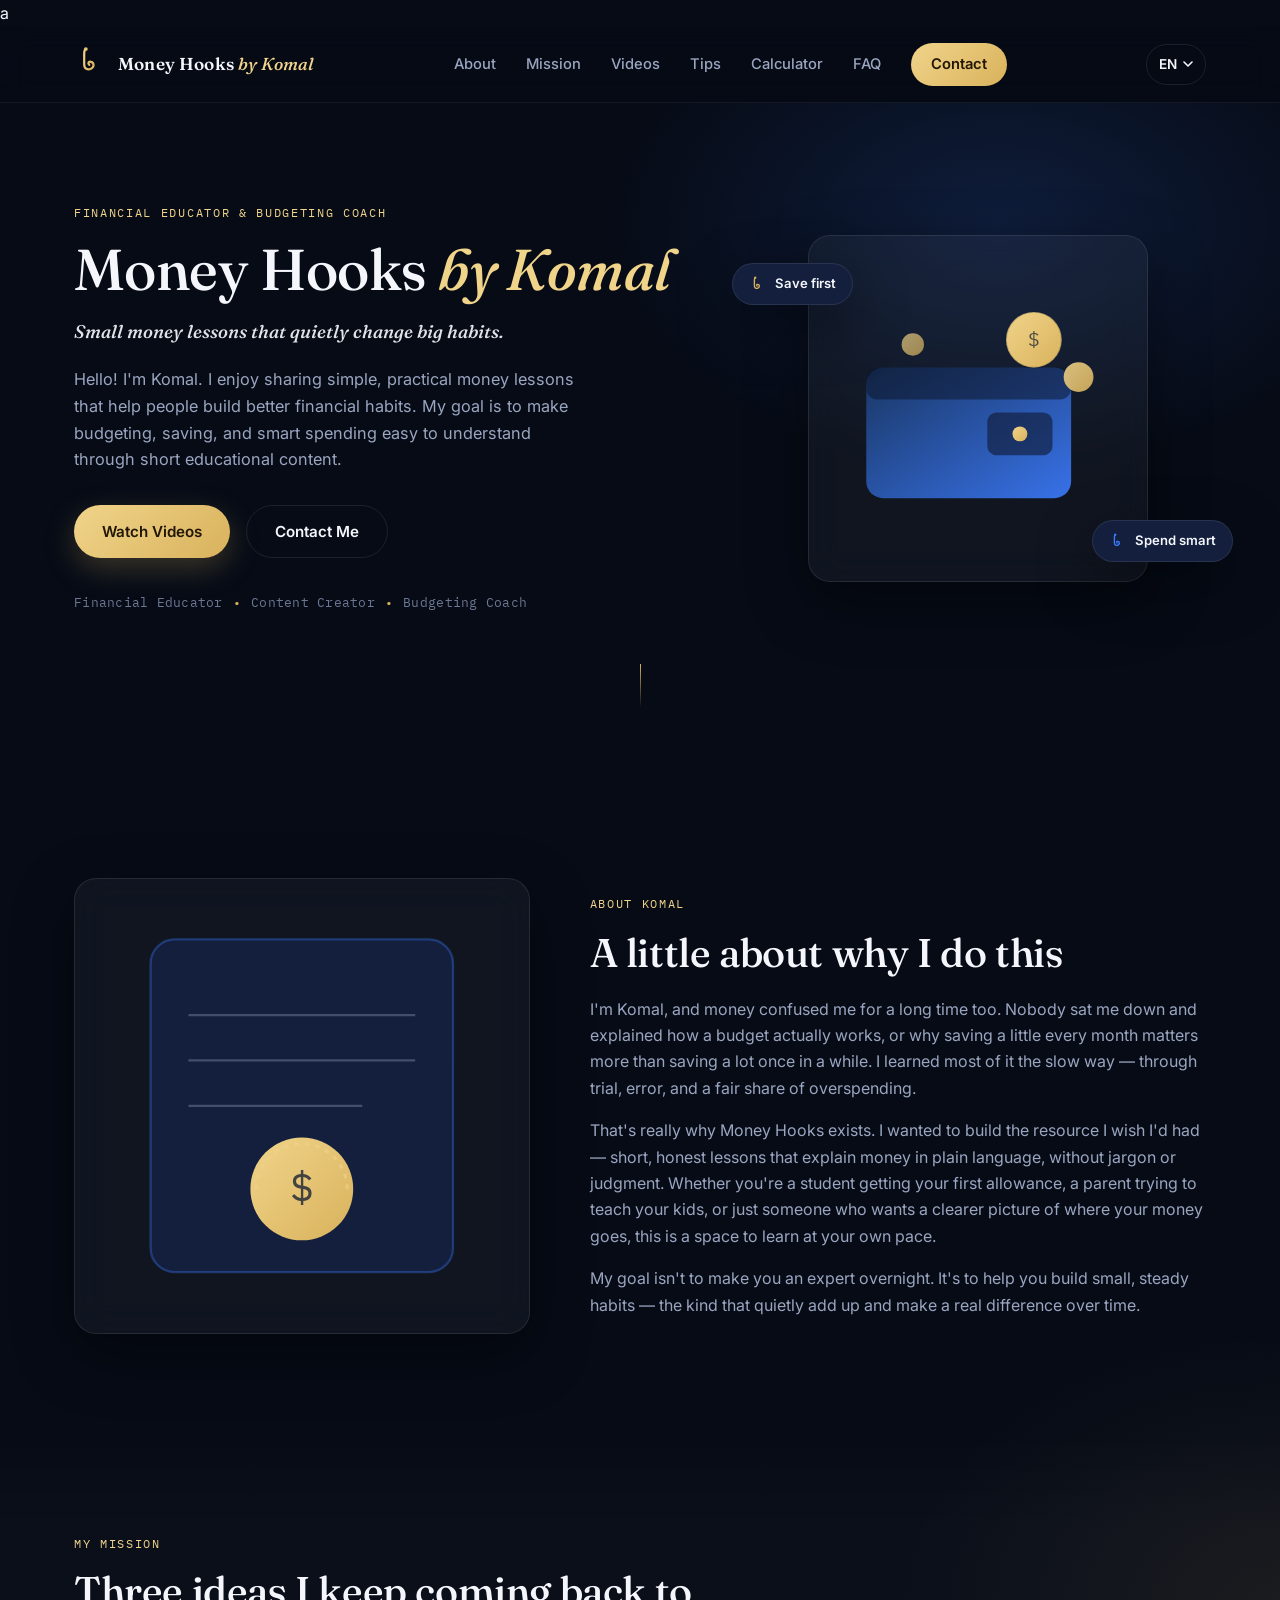
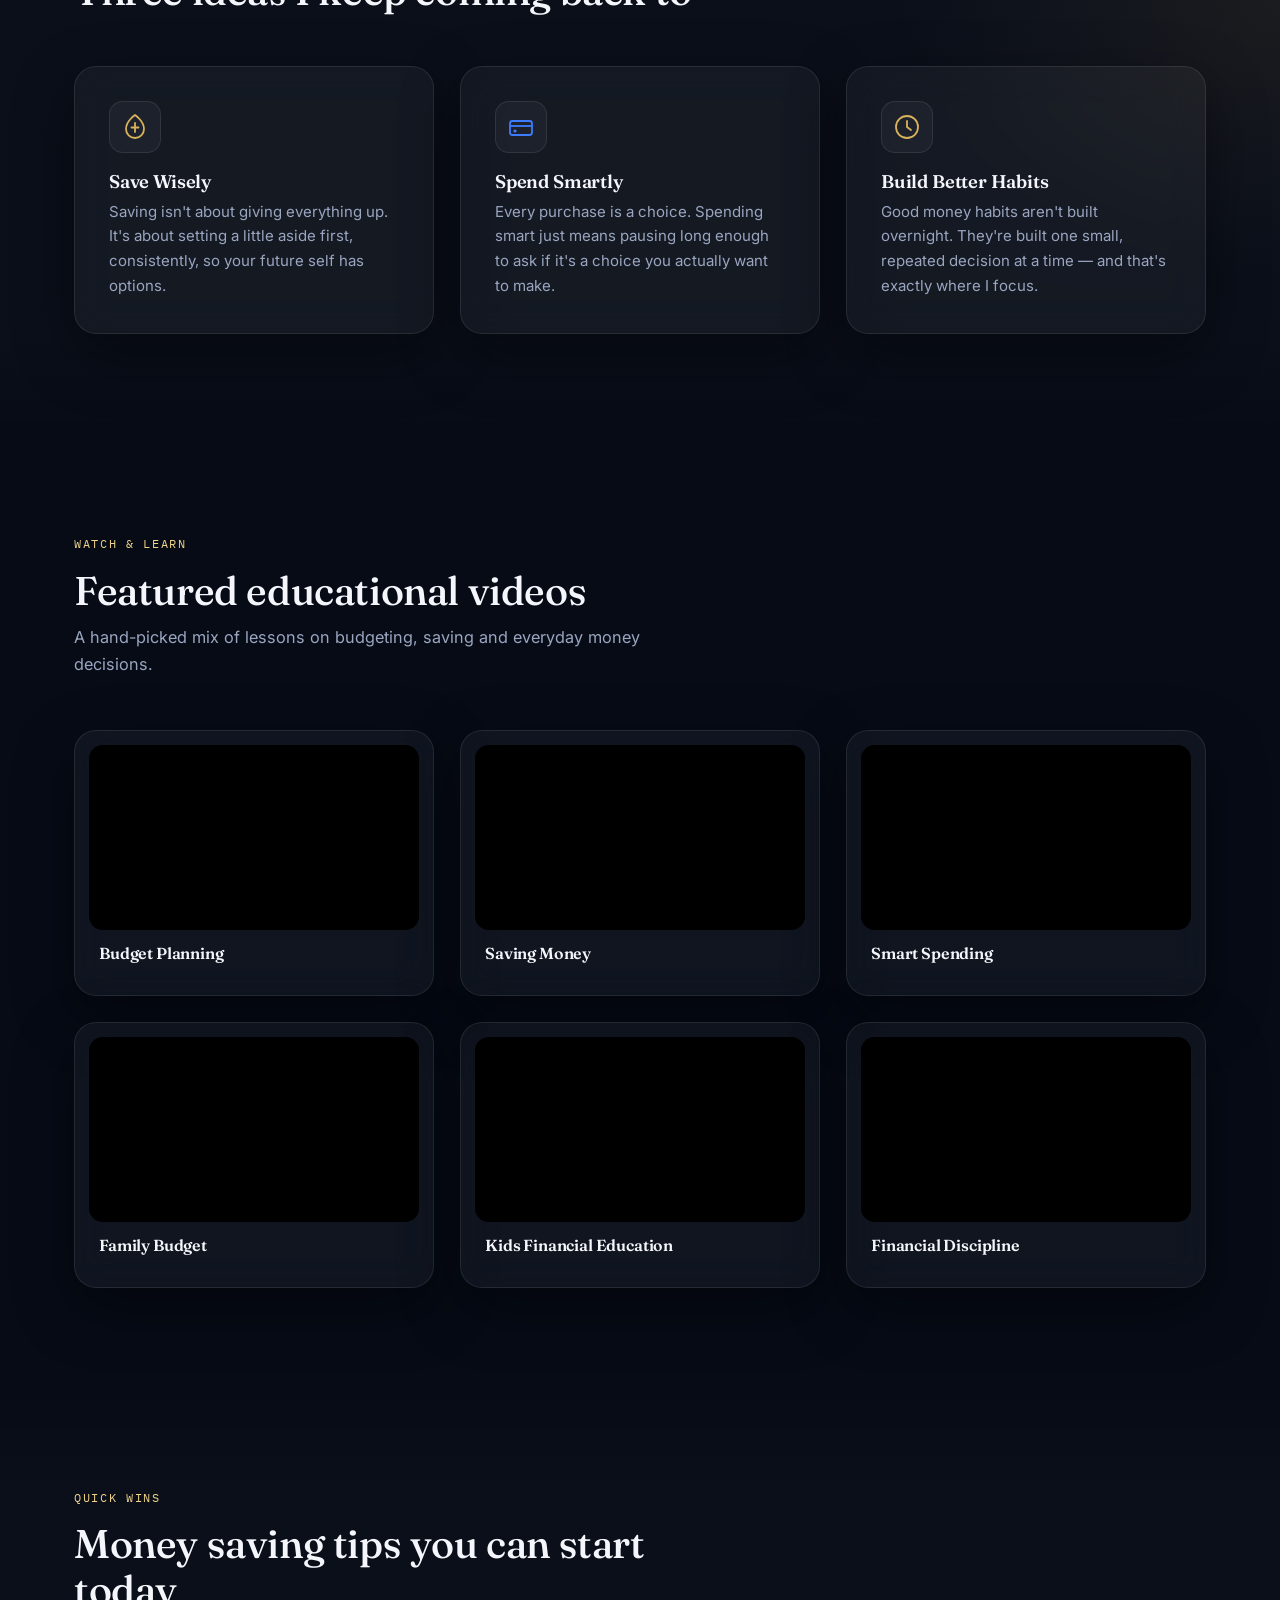
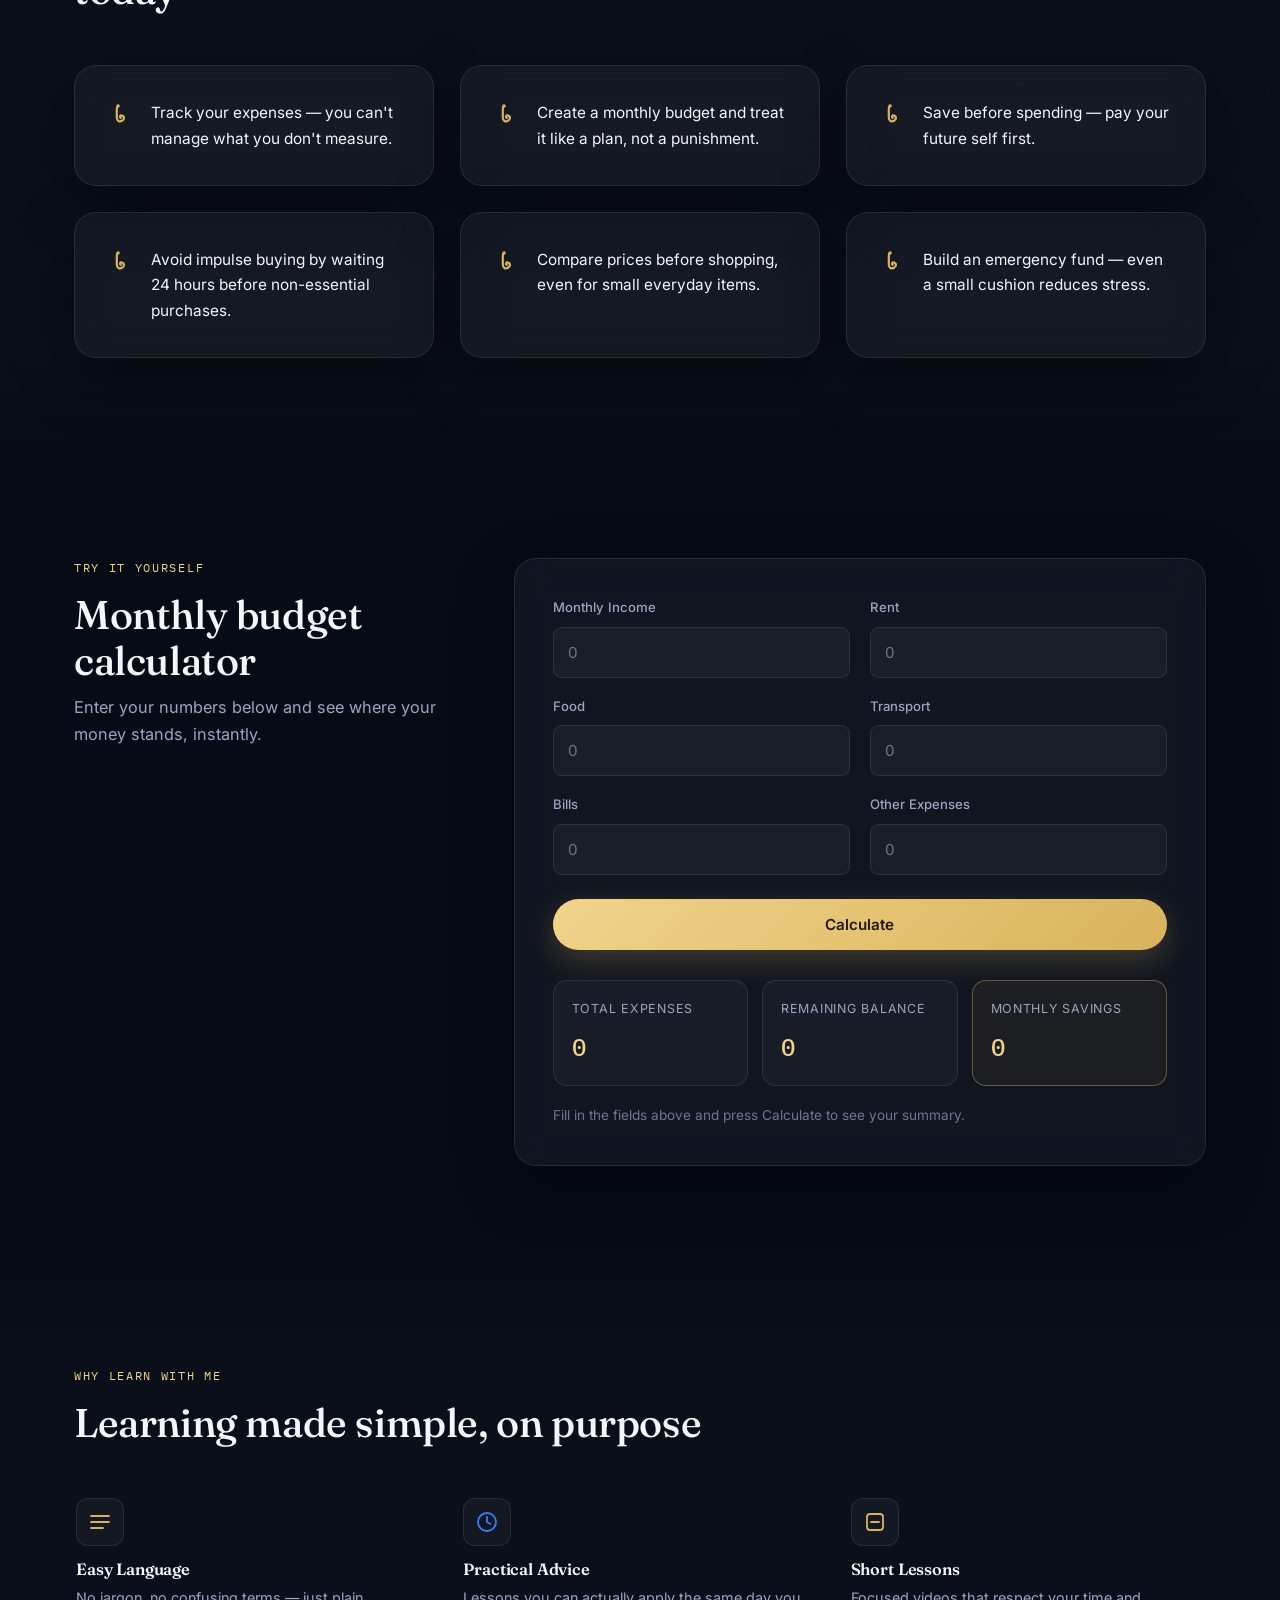
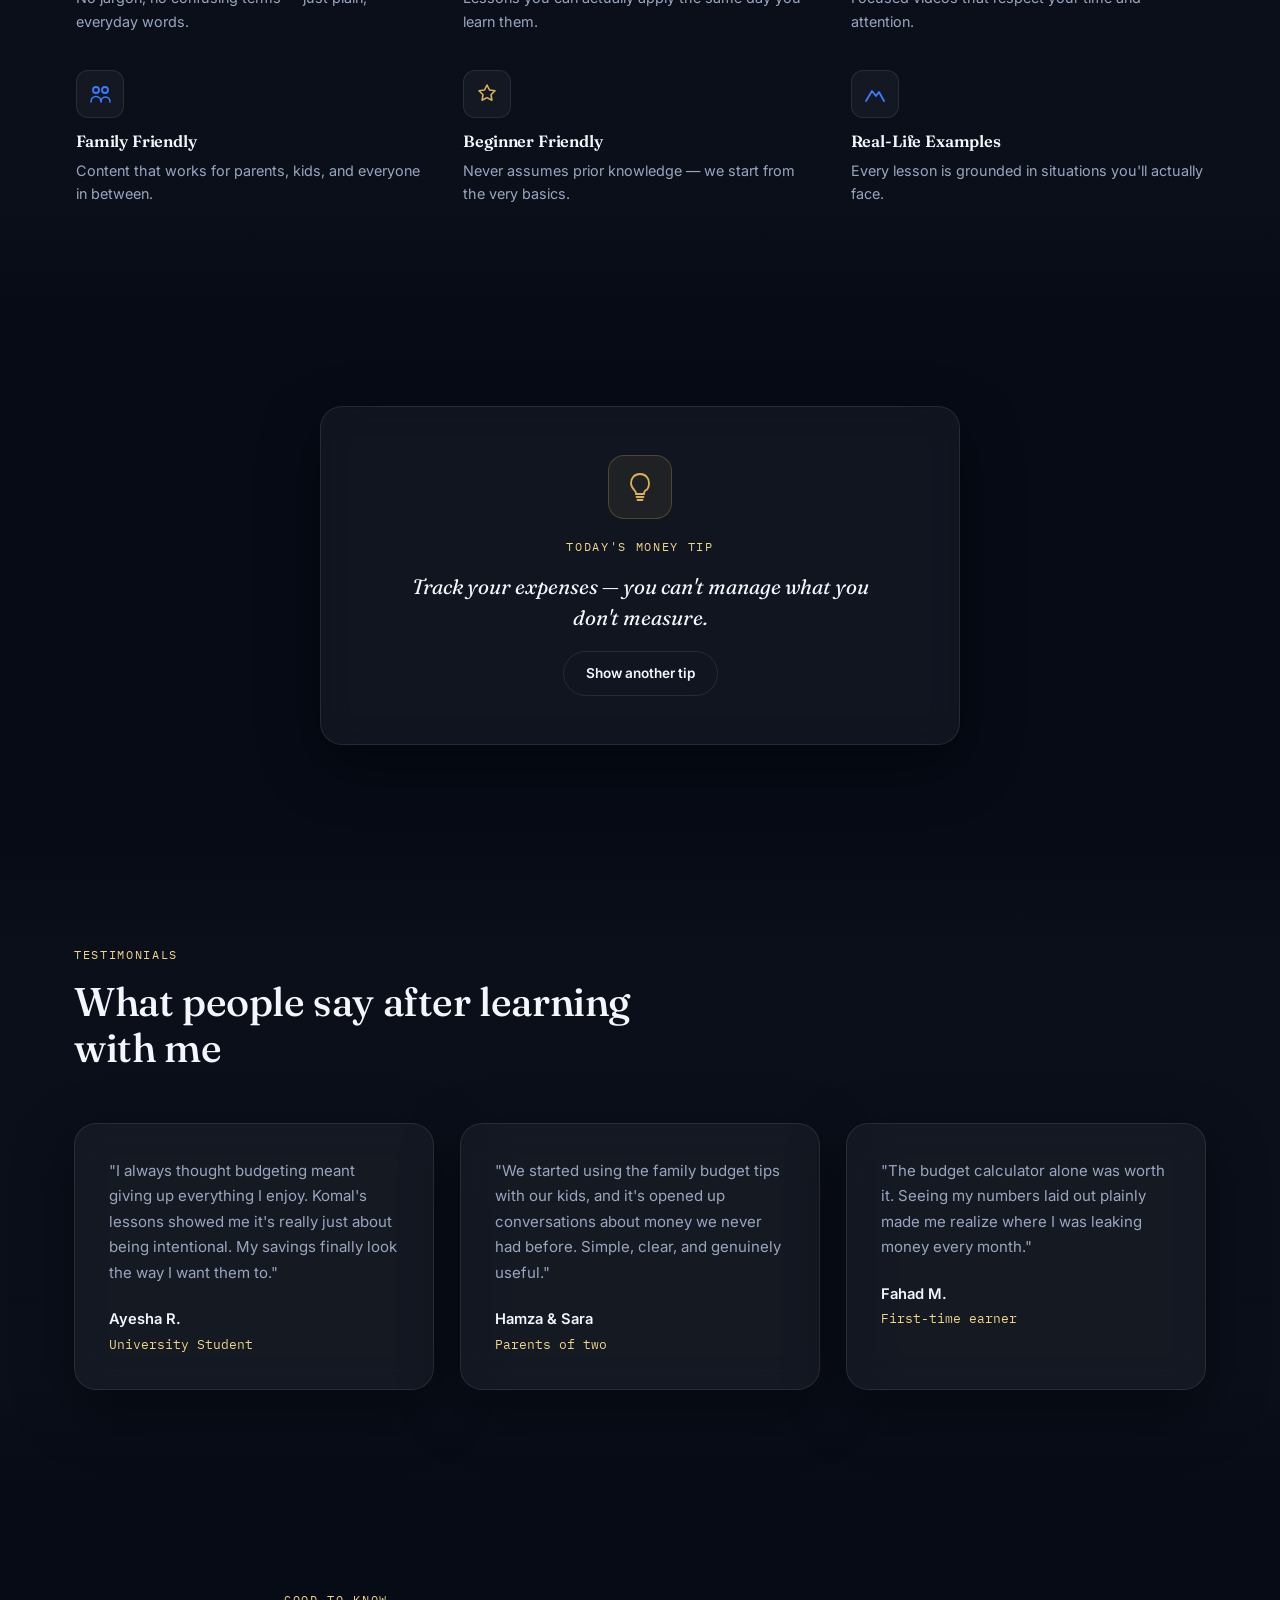
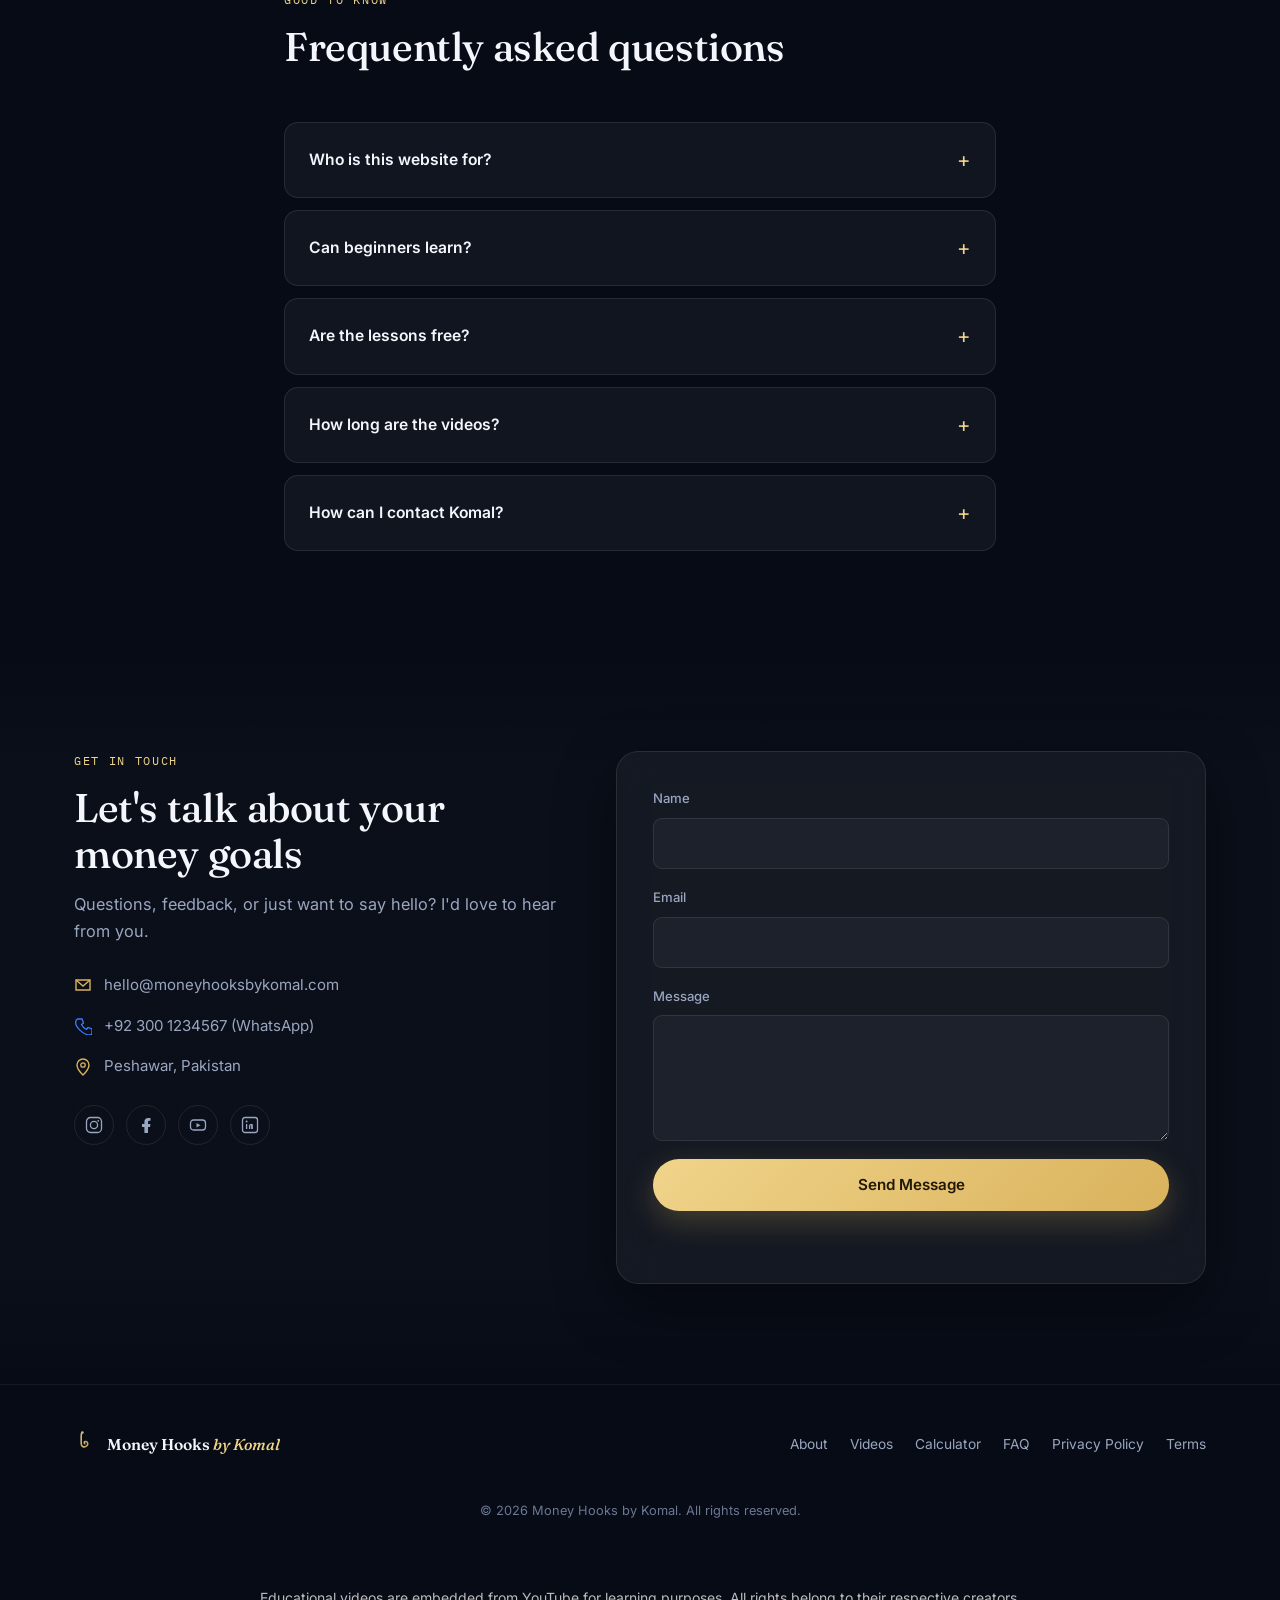
<file: index.html>
<!DOCTYPE html>
<html lang="en" dir="ltr">
<head>
<meta charset="UTF-8">
<meta name="viewport" content="width=device-width, initial-scale=1.0">
<title>Money Hooks by Komal | Practical Financial Lessons</title>
<meta name="description" content="Money Hooks by Komal — simple, practical lessons on budgeting, saving and smart spending for students, parents and beginners.">

<!-- Fonts: Fraunces (display), Inter (body), IBM Plex Mono (data/utility) -->
<link rel="preconnect" href="https://fonts.googleapis.com">
<link rel="preconnect" href="https://fonts.gstatic.com" crossorigin>
<link href="https://fonts.googleapis.com/css2?family=Fraunces:ital,opsz,wght@0,9..144,400;0,9..144,500;0,9..144,600;1,9..144,500&family=Inter:wght@400;500;600;700&family=IBM+Plex+Mono:wght@400;500&display=swap" rel="stylesheet">

<link rel="stylesheet" href="style.css">
</head>
<body>
a
<!-- ============ HEADER / NAV ============ -->
<header class="site-header" id="top">
  <div class="header-inner container">
    <a href="#top" class="logo" aria-label="Money Hooks by Komal — home">
      <span class="logo-mark" aria-hidden="true">
        <svg viewBox="0 0 40 40" width="34" height="34">
          <path d="M14 6 C14 6 12 6 12 12 L12 24 C12 29 16 31 20 29 C24 27 24 22 20 21 C17 20 16 23 18 24.5" fill="none" stroke="url(#hookGrad)" stroke-width="2.6" stroke-linecap="round"/>
          <circle cx="14" cy="6" r="2.2" fill="url(#hookGrad)"/>
          <defs>
            <linearGradient id="hookGrad" x1="0" y1="0" x2="1" y2="1">
              <stop offset="0" stop-color="#F0D48A"/>
              <stop offset="1" stop-color="#D9B25C"/>
            </linearGradient>
          </defs>
        </svg>
      </span>
      <span class="logo-text">Money Hooks <em>by Komal</em></span>
    </a>

    <nav class="main-nav" id="mainNav">
      <a href="#about" data-i18n="nav.about">About</a>
      <a href="#mission" data-i18n="nav.mission">Mission</a>
      <a href="#videos" data-i18n="nav.videos">Videos</a>
      <a href="#tips" data-i18n="nav.tips">Tips</a>
      <a href="#calculator" data-i18n="nav.calculator">Calculator</a>
      <a href="#faq" data-i18n="nav.faq">FAQ</a>
      <a href="#contact" data-i18n="nav.contact" class="nav-cta">Contact</a>
    </nav>

    <div class="header-controls">
      <div class="lang-switcher" id="langSwitcher">
        <button class="lang-current" id="langToggle" aria-haspopup="listbox" aria-expanded="false">
          <span id="langCurrentLabel">EN</span>
          <svg width="10" height="6" viewBox="0 0 10 6"><path d="M1 1L5 5L9 1" stroke="currentColor" stroke-width="1.6" fill="none" stroke-linecap="round" stroke-linejoin="round"/></svg>
        </button>
        <ul class="lang-menu" id="langMenu" role="listbox">
          <li role="option" data-lang="en">English</li>
          <li role="option" data-lang="ur">اردو</li>
          <li role="option" data-lang="hi">हिन्दी</li>
        </ul>
      </div>
      <button class="hamburger" id="hamburger" aria-label="Toggle menu" aria-expanded="false">
        <span></span><span></span><span></span>
      </button>
    </div>
  </div>
</header>

<!-- ============ HERO ============ -->
<section class="hero" id="home">
  <div class="hero-glow" aria-hidden="true"></div>
  <div class="container hero-inner">
    <div class="hero-copy reveal">
      <p class="eyebrow" data-i18n="hero.eyebrow">Financial Educator &amp; Budgeting Coach</p>
      <h1>Money Hooks <span class="accent-italic">by Komal</span></h1>
      <p class="hero-tagline" data-i18n="hero.tagline">Small money lessons that quietly change big habits.</p>
      <p class="hero-intro" data-i18n="hero.intro">Hello! I'm Komal. I enjoy sharing simple, practical money lessons that help people build better financial habits. My goal is to make budgeting, saving, and smart spending easy to understand through short educational content.</p>

      <div class="hero-buttons">
        <a href="#videos" class="btn btn-primary" data-i18n="hero.btnVideos">Watch Videos</a>
        <a href="#contact" class="btn btn-outline" data-i18n="hero.btnContact">Contact Me</a>
      </div>

      <div class="hero-background-badge">
        <span data-i18n="hero.badge1">Financial Educator</span>
        <span class="dot" aria-hidden="true">•</span>
        <span data-i18n="hero.badge2">Content Creator</span>
        <span class="dot" aria-hidden="true">•</span>
        <span data-i18n="hero.badge3">Budgeting Coach</span>
      </div>
    </div>

    <div class="hero-visual reveal" aria-hidden="true">
      <div class="glass-card hero-illustration">
        <!-- Wallet & coin illustration -->
        <svg viewBox="0 0 320 320" width="100%" height="100%">
          <defs>
            <linearGradient id="walletBlue" x1="0" y1="0" x2="1" y2="1">
              <stop offset="0" stop-color="#1B3A6B"/>
              <stop offset="1" stop-color="#3D7CFF"/>
            </linearGradient>
            <linearGradient id="coinGold" x1="0" y1="0" x2="1" y2="1">
              <stop offset="0" stop-color="#F0D48A"/>
              <stop offset="1" stop-color="#D9B25C"/>
            </linearGradient>
          </defs>
          <rect x="40" y="120" width="220" height="140" rx="18" fill="url(#walletBlue)" opacity="0.9"/>
          <rect x="40" y="120" width="220" height="34" rx="12" fill="#0E1830" opacity="0.55"/>
          <rect x="170" y="168" width="70" height="46" rx="10" fill="#0E1830" opacity="0.6"/>
          <circle cx="205" cy="191" r="8" fill="url(#coinGold)"/>
          <circle cx="220" cy="90" r="30" fill="url(#coinGold)"/>
          <circle cx="220" cy="90" r="30" fill="none" stroke="#0E1830" stroke-opacity="0.25" stroke-width="2"/>
          <text x="220" y="97" text-anchor="middle" font-family="IBM Plex Mono, monospace" font-size="20" fill="#0E1830" opacity="0.7">$</text>
          <circle cx="268" cy="130" r="16" fill="url(#coinGold)" opacity="0.9"/>
          <circle cx="90" cy="95" r="12" fill="url(#coinGold)" opacity="0.7"/>
        </svg>
      </div>
      <div class="floating-chip chip-a">
        <svg width="18" height="18" viewBox="0 0 40 40"><path d="M14 6 C14 6 12 6 12 12 L12 24 C12 29 16 31 20 29 C24 27 24 22 20 21 C17 20 16 23 18 24.5" fill="none" stroke="#D9B25C" stroke-width="3" stroke-linecap="round"/><circle cx="14" cy="6" r="2.4" fill="#D9B25C"/></svg>
        <span data-i18n="hero.chip1">Save first</span>
      </div>
      <div class="floating-chip chip-b">
        <svg width="18" height="18" viewBox="0 0 40 40"><path d="M14 6 C14 6 12 6 12 12 L12 24 C12 29 16 31 20 29 C24 27 24 22 20 21 C17 20 16 23 18 24.5" fill="none" stroke="#3D7CFF" stroke-width="3" stroke-linecap="round"/><circle cx="14" cy="6" r="2.4" fill="#3D7CFF"/></svg>
        <span data-i18n="hero.chip2">Spend smart</span>
      </div>
    </div>
  </div>
  <div class="scroll-cue" aria-hidden="true"><span></span></div>
</section>

<!-- ============ ABOUT ============ -->
<section class="section" id="about">
  <div class="container about-grid">
    <div class="about-visual reveal">
      <div class="glass-card about-illustration">
        <svg viewBox="0 0 300 300" width="100%" height="100%">
          <rect x="50" y="40" width="200" height="220" rx="16" fill="#131F3D"/>
          <rect x="50" y="40" width="200" height="220" rx="16" fill="none" stroke="#3D7CFF" stroke-opacity="0.35" stroke-width="1.5"/>
          <line x1="75" y1="90" x2="225" y2="90" stroke="#9AA6C0" stroke-opacity="0.35" stroke-width="1.5"/>
          <line x1="75" y1="120" x2="225" y2="120" stroke="#9AA6C0" stroke-opacity="0.35" stroke-width="1.5"/>
          <line x1="75" y1="150" x2="190" y2="150" stroke="#9AA6C0" stroke-opacity="0.35" stroke-width="1.5"/>
          <circle cx="150" cy="205" r="34" fill="url(#coinGold)"/>
          <text x="150" y="213" text-anchor="middle" font-family="IBM Plex Mono, monospace" font-size="26" fill="#0E1830" opacity="0.75">$</text>
          <path d="M120 205 a30 30 0 1 1 60 0" fill="none" stroke="#F0D48A" stroke-width="2" stroke-dasharray="3 4" opacity="0.6"/>
        </svg>
      </div>
    </div>
    <div class="about-copy reveal">
      <p class="eyebrow" data-i18n="about.eyebrow">About Komal</p>
      <h2 data-i18n="about.title">A little about why I do this</h2>
      <p data-i18n="about.p1">I'm Komal, and money confused me for a long time too. Nobody sat me down and explained how a budget actually works, or why saving a little every month matters more than saving a lot once in a while. I learned most of it the slow way — through trial, error, and a fair share of overspending.</p>
      <p data-i18n="about.p2">That's really why Money Hooks exists. I wanted to build the resource I wish I'd had — short, honest lessons that explain money in plain language, without jargon or judgment. Whether you're a student getting your first allowance, a parent trying to teach your kids, or just someone who wants a clearer picture of where your money goes, this is a space to learn at your own pace.</p>
      <p data-i18n="about.p3">My goal isn't to make you an expert overnight. It's to help you build small, steady habits — the kind that quietly add up and make a real difference over time.</p>
    </div>
  </div>
</section>

<!-- ============ MISSION ============ -->
<section class="section section-alt" id="mission">
  <div class="container">
    <div class="section-head reveal">
      <p class="eyebrow" data-i18n="mission.eyebrow">My Mission</p>
      <h2 data-i18n="mission.title">Three ideas I keep coming back to</h2>
    </div>
    <div class="card-grid mission-grid">
      <div class="glass-card mission-card reveal">
        <div class="mission-icon" aria-hidden="true">
          <svg width="30" height="30" viewBox="0 0 30 30"><path d="M15 3 C15 3 6 9 6 17 a9 9 0 0 0 18 0 C24 9 15 3 15 3 Z" fill="none" stroke="#D9B25C" stroke-width="1.8"/><path d="M15 11 v9 M11.5 15.5 h7" stroke="#D9B25C" stroke-width="1.8" stroke-linecap="round"/></svg>
        </div>
        <h3 data-i18n="mission.card1Title">Save Wisely</h3>
        <p data-i18n="mission.card1Text">Saving isn't about giving everything up. It's about setting a little aside first, consistently, so your future self has options.</p>
      </div>
      <div class="glass-card mission-card reveal">
        <div class="mission-icon" aria-hidden="true">
          <svg width="30" height="30" viewBox="0 0 30 30"><rect x="4" y="9" width="22" height="14" rx="2.5" fill="none" stroke="#3D7CFF" stroke-width="1.8"/><line x1="4" y1="14" x2="26" y2="14" stroke="#3D7CFF" stroke-width="1.8"/><circle cx="9" cy="19" r="1.6" fill="#3D7CFF"/></svg>
        </div>
        <h3 data-i18n="mission.card2Title">Spend Smartly</h3>
        <p data-i18n="mission.card2Text">Every purchase is a choice. Spending smart just means pausing long enough to ask if it's a choice you actually want to make.</p>
      </div>
      <div class="glass-card mission-card reveal">
        <div class="mission-icon" aria-hidden="true">
          <svg width="30" height="30" viewBox="0 0 30 30"><circle cx="15" cy="15" r="11" fill="none" stroke="#D9B25C" stroke-width="1.8"/><path d="M15 9 v6 l4 3" stroke="#D9B25C" stroke-width="1.8" stroke-linecap="round" fill="none"/></svg>
        </div>
        <h3 data-i18n="mission.card3Title">Build Better Habits</h3>
        <p data-i18n="mission.card3Text">Good money habits aren't built overnight. They're built one small, repeated decision at a time — and that's exactly where I focus.</p>
      </div>
    </div>
  </div>
</section>

<!-- ============ VIDEOS ============ -->
<section class="section" id="videos">
  <div class="container">
    <div class="section-head reveal">
      <p class="eyebrow" data-i18n="videos.eyebrow">Watch &amp; Learn</p>
      <h2 data-i18n="videos.title">Featured educational videos</h2>
      <p class="section-sub" data-i18n="videos.sub">A hand-picked mix of lessons on budgeting, saving and everyday money decisions.</p>
    </div>
    <div class="card-grid videos-grid">
      <div class="glass-card video-card reveal">
        <div class="video-frame"><iframe src="https://www.youtube.com/embed/M7ucIl9MGs0" title="Budget Planning" loading="lazy" allowfullscreen></iframe></div>
        <h3 data-i18n="videos.v1">Budget Planning</h3>
      </div>
      <div class="glass-card video-card reveal">
        <div class="video-frame"><iframe src="https://www.youtube.com/embed/-Of_WRjDrx0" title="Saving Money" loading="lazy" allowfullscreen></iframe></div>
        <h3 data-i18n="videos.v2">Saving Money</h3>
      </div>
      <div class="glass-card video-card reveal">
        <div class="video-frame"><iframe src="https://www.youtube.com/embed/toZ-nWetA9M" title="Smart Spending" loading="lazy" allowfullscreen></iframe></div>
        <h3 data-i18n="videos.v3">Smart Spending</h3>
      </div>
      <div class="glass-card video-card reveal">
        <div class="video-frame"><iframe src="https://www.youtube.com/embed/sVKQn2I4HDM" title="Family Budget" loading="lazy" allowfullscreen></iframe></div>
        <h3 data-i18n="videos.v4">Family Budget</h3>
      </div>
      <div class="glass-card video-card reveal">
        <div class="video-frame"><iframe src="https://www.youtube.com/embed/cYGiipJOiLg" title="Kids Financial Education" loading="lazy" allowfullscreen></iframe></div>
        <h3 data-i18n="videos.v5">Kids Financial Education</h3>
      </div>
      <div class="glass-card video-card reveal">
        <div class="video-frame"><iframe src="https://www.youtube.com/embed/7lHNMGoACdQ" title="Financial Discipline" loading="lazy" allowfullscreen></iframe></div>
        <h3 data-i18n="videos.v6">Financial Discipline</h3>
      </div>
    </div>
  </div>
</section>

<!-- ============ TIPS ============ -->
<section class="section section-alt" id="tips">
  <div class="container">
    <div class="section-head reveal">
      <p class="eyebrow" data-i18n="tips.eyebrow">Quick Wins</p>
      <h2 data-i18n="tips.title">Money saving tips you can start today</h2>
    </div>
    <div class="card-grid tips-grid">
      <div class="glass-card tip-card reveal"><span class="hook-bullet" aria-hidden="true"></span><p data-i18n="tips.t1">Track your expenses — you can't manage what you don't measure.</p></div>
      <div class="glass-card tip-card reveal"><span class="hook-bullet" aria-hidden="true"></span><p data-i18n="tips.t2">Create a monthly budget and treat it like a plan, not a punishment.</p></div>
      <div class="glass-card tip-card reveal"><span class="hook-bullet" aria-hidden="true"></span><p data-i18n="tips.t3">Save before spending — pay your future self first.</p></div>
      <div class="glass-card tip-card reveal"><span class="hook-bullet" aria-hidden="true"></span><p data-i18n="tips.t4">Avoid impulse buying by waiting 24 hours before non-essential purchases.</p></div>
      <div class="glass-card tip-card reveal"><span class="hook-bullet" aria-hidden="true"></span><p data-i18n="tips.t5">Compare prices before shopping, even for small everyday items.</p></div>
      <div class="glass-card tip-card reveal"><span class="hook-bullet" aria-hidden="true"></span><p data-i18n="tips.t6">Build an emergency fund — even a small cushion reduces stress.</p></div>
    </div>
  </div>
</section>

<!-- ============ CALCULATOR ============ -->
<section class="section" id="calculator">
  <div class="container calc-grid">
    <div class="section-head calc-head reveal">
      <p class="eyebrow" data-i18n="calc.eyebrow">Try It Yourself</p>
      <h2 data-i18n="calc.title">Monthly budget calculator</h2>
      <p class="section-sub" data-i18n="calc.sub">Enter your numbers below and see where your money stands, instantly.</p>
    </div>

    <div class="glass-card calc-card reveal">
      <form id="calcForm" class="calc-form">
        <div class="field">
          <label for="income" data-i18n="calc.income">Monthly Income</label>
          <input type="number" id="income" min="0" step="1" placeholder="0" inputmode="decimal">
        </div>
        <div class="field">
          <label for="rent" data-i18n="calc.rent">Rent</label>
          <input type="number" id="rent" min="0" step="1" placeholder="0" inputmode="decimal">
        </div>
        <div class="field">
          <label for="food" data-i18n="calc.food">Food</label>
          <input type="number" id="food" min="0" step="1" placeholder="0" inputmode="decimal">
        </div>
        <div class="field">
          <label for="transport" data-i18n="calc.transport">Transport</label>
          <input type="number" id="transport" min="0" step="1" placeholder="0" inputmode="decimal">
        </div>
        <div class="field">
          <label for="bills" data-i18n="calc.bills">Bills</label>
          <input type="number" id="bills" min="0" step="1" placeholder="0" inputmode="decimal">
        </div>
        <div class="field">
          <label for="other" data-i18n="calc.other">Other Expenses</label>
          <input type="number" id="other" min="0" step="1" placeholder="0" inputmode="decimal">
        </div>
        <button type="submit" class="btn btn-primary calc-btn" data-i18n="calc.btn">Calculate</button>
      </form>

      <div class="calc-results">
        <div class="result-box">
          <span class="result-label" data-i18n="calc.totalExpenses">Total Expenses</span>
          <span class="result-value mono" id="resTotal">0</span>
        </div>
        <div class="result-box">
          <span class="result-label" data-i18n="calc.remaining">Remaining Balance</span>
          <span class="result-value mono" id="resRemaining">0</span>
        </div>
        <div class="result-box highlight">
          <span class="result-label" data-i18n="calc.savings">Monthly Savings</span>
          <span class="result-value mono" id="resSavings">0</span>
        </div>
      </div>
      <p class="calc-note" id="calcNote" data-i18n="calc.note">Fill in the fields above and press Calculate to see your summary.</p>
    </div>
  </div>
</section>

<!-- ============ WHY LEARN WITH ME ============ -->
<section class="section section-alt" id="why">
  <div class="container">
    <div class="section-head reveal">
      <p class="eyebrow" data-i18n="why.eyebrow">Why Learn With Me</p>
      <h2 data-i18n="why.title">Learning made simple, on purpose</h2>
    </div>
    <div class="why-grid">
      <div class="why-item reveal">
        <div class="why-icon"><svg width="26" height="26" viewBox="0 0 26 26"><path d="M4 13h18M4 7h18M4 19h12" stroke="#D9B25C" stroke-width="1.8" stroke-linecap="round"/></svg></div>
        <h3 data-i18n="why.i1t">Easy Language</h3>
        <p data-i18n="why.i1d">No jargon, no confusing terms — just plain, everyday words.</p>
      </div>
      <div class="why-item reveal">
        <div class="why-icon"><svg width="26" height="26" viewBox="0 0 26 26"><circle cx="13" cy="13" r="9" fill="none" stroke="#3D7CFF" stroke-width="1.8"/><path d="M13 8v5l3.5 2" stroke="#3D7CFF" stroke-width="1.8" stroke-linecap="round" fill="none"/></svg></div>
        <h3 data-i18n="why.i2t">Practical Advice</h3>
        <p data-i18n="why.i2d">Lessons you can actually apply the same day you learn them.</p>
      </div>
      <div class="why-item reveal">
        <div class="why-icon"><svg width="26" height="26" viewBox="0 0 26 26"><rect x="5" y="5" width="16" height="16" rx="3" fill="none" stroke="#D9B25C" stroke-width="1.8"/><path d="M9 13h8" stroke="#D9B25C" stroke-width="1.8" stroke-linecap="round"/></svg></div>
        <h3 data-i18n="why.i3t">Short Lessons</h3>
        <p data-i18n="why.i3d">Focused videos that respect your time and attention.</p>
      </div>
      <div class="why-item reveal">
        <div class="why-icon"><svg width="26" height="26" viewBox="0 0 26 26"><circle cx="9" cy="9" r="3" fill="none" stroke="#3D7CFF" stroke-width="1.8"/><circle cx="18" cy="9" r="3" fill="none" stroke="#3D7CFF" stroke-width="1.8"/><path d="M4 21c0-3.5 2.5-5.5 5-5.5s5 2 5 5.5M14 21c0-3 2-5 4.5-5s4.5 2 4.5 5" stroke="#3D7CFF" stroke-width="1.6" fill="none" stroke-linecap="round"/></svg></div>
        <h3 data-i18n="why.i4t">Family Friendly</h3>
        <p data-i18n="why.i4d">Content that works for parents, kids, and everyone in between.</p>
      </div>
      <div class="why-item reveal">
        <div class="why-icon"><svg width="26" height="26" viewBox="0 0 26 26"><path d="M13 4l2.5 5 5.5.8-4 3.9.9 5.5L13 16.6 8.1 19.2l.9-5.5-4-3.9 5.5-.8z" fill="none" stroke="#D9B25C" stroke-width="1.6" stroke-linejoin="round"/></svg></div>
        <h3 data-i18n="why.i5t">Beginner Friendly</h3>
        <p data-i18n="why.i5d">Never assumes prior knowledge — we start from the very basics.</p>
      </div>
      <div class="why-item reveal">
        <div class="why-icon"><svg width="26" height="26" viewBox="0 0 26 26"><path d="M4 20l6-10 4 5 3-4 5 9" fill="none" stroke="#3D7CFF" stroke-width="1.8" stroke-linecap="round" stroke-linejoin="round"/></svg></div>
        <h3 data-i18n="why.i6t">Real-Life Examples</h3>
        <p data-i18n="why.i6d">Every lesson is grounded in situations you'll actually face.</p>
      </div>
    </div>
  </div>
</section>

<!-- ============ TODAY'S MONEY TIP ============ -->
<section class="section" id="today-tip">
  <div class="container">
    <div class="glass-card today-tip-card reveal">
      <div class="today-tip-icon" aria-hidden="true">
        <svg width="34" height="34" viewBox="0 0 34 34"><path d="M17 4c-6 0-9 4.5-9 9 0 3.7 2 5.8 3.5 7.3.8.8 1.5 1.6 1.5 2.7v1h8v-1c0-1.1.7-1.9 1.5-2.7C24 19.8 26 17.7 26 13c0-4.5-3-9-9-9z" fill="none" stroke="#D9B25C" stroke-width="1.8"/><line x1="13.5" y1="27" x2="20.5" y2="27" stroke="#D9B25C" stroke-width="1.8" stroke-linecap="round"/><line x1="14.5" y1="30" x2="19.5" y2="30" stroke="#D9B25C" stroke-width="1.8" stroke-linecap="round"/></svg>
      </div>
      <p class="eyebrow" data-i18n="todayTip.eyebrow">Today's Money Tip</p>
      <p class="today-tip-text" id="todayTipText">Track your expenses — you can't manage what you don't measure.</p>
      <button class="btn btn-outline small" id="newTipBtn" data-i18n="todayTip.btn">Show another tip</button>
    </div>
  </div>
</section>

<!-- ============ TESTIMONIALS ============ -->
<section class="section section-alt" id="testimonials">
  <div class="container">
    <div class="section-head reveal">
      <p class="eyebrow" data-i18n="testi.eyebrow">Testimonials</p>
      <h2 data-i18n="testi.title">What people say after learning with me</h2>
    </div>
    <div class="card-grid testi-grid">
      <div class="glass-card testi-card reveal">
        <p class="testi-quote" data-i18n="testi.q1">"I always thought budgeting meant giving up everything I enjoy. Komal's lessons showed me it's really just about being intentional. My savings finally look the way I want them to."</p>
        <div class="testi-author"><span class="testi-name">Ayesha R.</span><span class="testi-role" data-i18n="testi.r1">University Student</span></div>
      </div>
      <div class="glass-card testi-card reveal">
        <p class="testi-quote" data-i18n="testi.q2">"We started using the family budget tips with our kids, and it's opened up conversations about money we never had before. Simple, clear, and genuinely useful."</p>
        <div class="testi-author"><span class="testi-name">Hamza &amp; Sara</span><span class="testi-role" data-i18n="testi.r2">Parents of two</span></div>
      </div>
      <div class="glass-card testi-card reveal">
        <p class="testi-quote" data-i18n="testi.q3">"The budget calculator alone was worth it. Seeing my numbers laid out plainly made me realize where I was leaking money every month."</p>
        <div class="testi-author"><span class="testi-name">Fahad M.</span><span class="testi-role" data-i18n="testi.r3">First-time earner</span></div>
      </div>
    </div>
  </div>
</section>

<!-- ============ FAQ ============ -->
<section class="section" id="faq">
  <div class="container faq-container">
    <div class="section-head reveal">
      <p class="eyebrow" data-i18n="faq.eyebrow">Good to Know</p>
      <h2 data-i18n="faq.title">Frequently asked questions</h2>
    </div>
    <div class="faq-list">
      <div class="faq-item reveal">
        <button class="faq-question"><span data-i18n="faq.q1">Who is this website for?</span><span class="faq-icon" aria-hidden="true">+</span></button>
        <div class="faq-answer"><p data-i18n="faq.a1">Anyone who wants a clearer relationship with money — students, parents, beginners, or families looking to build better habits together.</p></div>
      </div>
      <div class="faq-item reveal">
        <button class="faq-question"><span data-i18n="faq.q2">Can beginners learn?</span><span class="faq-icon" aria-hidden="true">+</span></button>
        <div class="faq-answer"><p data-i18n="faq.a2">Absolutely. Every lesson is written and explained for someone starting from zero — no prior finance knowledge needed.</p></div>
      </div>
      <div class="faq-item reveal">
        <button class="faq-question"><span data-i18n="faq.q3">Are the lessons free?</span><span class="faq-icon" aria-hidden="true">+</span></button>
        <div class="faq-answer"><p data-i18n="faq.a3">Yes, all the video lessons and tips on this website are completely free to watch and learn from.</p></div>
      </div>
      <div class="faq-item reveal">
        <button class="faq-question"><span data-i18n="faq.q4">How long are the videos?</span><span class="faq-icon" aria-hidden="true">+</span></button>
        <div class="faq-answer"><p data-i18n="faq.a4">Most lessons are short and focused, usually just a few minutes, so you can learn something useful without a big time commitment.</p></div>
      </div>
      <div class="faq-item reveal">
        <button class="faq-question"><span data-i18n="faq.q5">How can I contact Komal?</span><span class="faq-icon" aria-hidden="true">+</span></button>
        <div class="faq-answer"><p data-i18n="faq.a5">You can use the contact form below, email me directly, or reach out on WhatsApp or social media — details are just below.</p></div>
      </div>
    </div>
  </div>
</section>

<!-- ============ CONTACT ============ -->
<section class="section section-alt" id="contact">
  <div class="container contact-grid">
    <div class="contact-info reveal">
      <p class="eyebrow" data-i18n="contact.eyebrow">Get In Touch</p>
      <h2 data-i18n="contact.title">Let's talk about your money goals</h2>
      <p class="section-sub" data-i18n="contact.sub">Questions, feedback, or just want to say hello? I'd love to hear from you.</p>

      <ul class="contact-details">
        <li><svg width="18" height="18" viewBox="0 0 18 18"><path d="M2 4h14v10H2z" fill="none" stroke="#D9B25C" stroke-width="1.4"/><path d="M2 4l7 6 7-6" fill="none" stroke="#D9B25C" stroke-width="1.4"/></svg><span>hello@moneyhooksbykomal.com</span></li>
        <li><svg width="18" height="18" viewBox="0 0 18 18"><path d="M4 2h4l1.5 4-2 1.5a10 10 0 0 0 5 5l1.5-2 4 1.5v4a2 2 0 0 1-2 2C9 18 0 9 2 4a2 2 0 0 1 2-2z" fill="none" stroke="#3D7CFF" stroke-width="1.3"/></svg><span>+92 300 1234567 <span data-i18n="contact.whatsapp">(WhatsApp)</span></span></li>
        <li><svg width="18" height="18" viewBox="0 0 18 18"><path d="M9 17s6-5.6 6-10a6 6 0 1 0-12 0c0 4.4 6 10 6 10z" fill="none" stroke="#D9B25C" stroke-width="1.4"/><circle cx="9" cy="7" r="2.2" fill="none" stroke="#D9B25C" stroke-width="1.3"/></svg><span data-i18n="contact.location">Peshawar, Pakistan</span></li>
      </ul>

      <div class="social-icons">
        <a href="#" aria-label="Instagram" class="social-icon"><svg width="18" height="18" viewBox="0 0 18 18"><rect x="1.5" y="1.5" width="15" height="15" rx="4" fill="none" stroke="currentColor" stroke-width="1.3"/><circle cx="9" cy="9" r="3.6" fill="none" stroke="currentColor" stroke-width="1.3"/><circle cx="13.2" cy="4.8" r="0.9" fill="currentColor"/></svg></a>
        <a href="#" aria-label="Facebook" class="social-icon"><svg width="18" height="18" viewBox="0 0 18 18"><path d="M11 17v-6h2l.4-3H11V6.2c0-.9.3-1.5 1.6-1.5H13.5V2.1C13.2 2 12.3 2 11.2 2 8.9 2 7.4 3.4 7.4 5.9V8H5v3h2.4v6z" fill="currentColor"/></svg></a>
        <a href="#" aria-label="YouTube" class="social-icon"><svg width="18" height="18" viewBox="0 0 18 18"><rect x="1.5" y="4" width="15" height="10" rx="3" fill="none" stroke="currentColor" stroke-width="1.3"/><path d="M7.5 7l4 2.2-4 2.2z" fill="currentColor"/></svg></a>
        <a href="#" aria-label="LinkedIn" class="social-icon"><svg width="18" height="18" viewBox="0 0 18 18"><rect x="1.5" y="1.5" width="15" height="15" rx="2.5" fill="none" stroke="currentColor" stroke-width="1.3"/><circle cx="5.6" cy="5.6" r="1" fill="currentColor"/><line x1="5.6" y1="8" x2="5.6" y2="13" stroke="currentColor" stroke-width="1.3"/><path d="M8.6 13V9.8c0-1.6 2.4-1.8 2.4 0V13" stroke="currentColor" stroke-width="1.3" fill="none"/><line x1="11" y1="8" x2="11" y2="13" stroke="currentColor" stroke-width="1.3"/></svg></a>
      </div>
    </div>

    <form class="glass-card contact-form reveal" id="contactForm" novalidate>
      <div class="field">
        <label for="cName" data-i18n="contact.name">Name</label>
        <input type="text" id="cName" name="name" required>
      </div>
      <div class="field">
        <label for="cEmail" data-i18n="contact.email">Email</label>
        <input type="email" id="cEmail" name="email" required>
      </div>
      <div class="field">
        <label for="cMessage" data-i18n="contact.message">Message</label>
        <textarea id="cMessage" name="message" rows="4" required></textarea>
      </div>
      <button type="submit" class="btn btn-primary" data-i18n="contact.send">Send Message</button>
      <p class="form-status" id="formStatus" role="status"></p>
    </form>
  </div>
</section>

<!-- ============ FOOTER ============ -->
<footer class="site-footer">
  <div class="container footer-inner">
    <div class="footer-brand">
      <span class="logo-mark small" aria-hidden="true">
        <svg viewBox="0 0 40 40" width="24" height="24"><path d="M14 6 C14 6 12 6 12 12 L12 24 C12 29 16 31 20 29 C24 27 24 22 20 21 C17 20 16 23 18 24.5" fill="none" stroke="url(#hookGrad)" stroke-width="2.6" stroke-linecap="round"/><circle cx="14" cy="6" r="2.2" fill="url(#hookGrad)"/></svg>
      </span>
      <span>Money Hooks <em>by Komal</em></span>
    </div>

    <nav class="footer-links">
      <a href="#about" data-i18n="nav.about">About</a>
      <a href="#videos" data-i18n="nav.videos">Videos</a>
      <a href="#calculator" data-i18n="nav.calculator">Calculator</a>
      <a href="#faq" data-i18n="nav.faq">FAQ</a>
      <a href="#" data-i18n="footer.privacy">Privacy Policy</a>
      <a href="#" data-i18n="footer.terms">Terms</a>
    </nav>

    <p class="footer-copy">© <span id="year"></span> <span data-i18n="footer.copyRest">Money Hooks by Komal. All rights reserved.</span></p>
  </div>
  <button class="back-to-top" id="backToTop" aria-label="Back to top">
    <svg width="16" height="16" viewBox="0 0 16 16"><path d="M8 13V3M3 7l5-5 5 5" stroke="currentColor" stroke-width="1.6" fill="none" stroke-linecap="round" stroke-linejoin="round"/></svg>
  </button>
</footer>
<p style="text-align:center; color:#bbb; font-size:14px; margin:20px 0;">
  Educational videos are embedded from YouTube for learning purposes. All rights belong to their respective creators.
</p>
<script src="script.js"></script>
</body>
</html>
</file>
<file: style.css>
/* ==========================================================================
   Money Hooks by Komal — Stylesheet
   Design tokens: deep navy background, elegant blue + soft gold accents,
   glassmorphism cards, Fraunces display / Inter body / IBM Plex Mono data.
   ========================================================================== */

:root{
  /* Color */
  --bg-deep:      #060B16;
  --bg-panel:     #0E1830;
  --bg-panel-2:   #131F3D;
  --blue:         #3D7CFF;
  --blue-soft:    #6D9BFF;
  --blue-deep:    #1B3A6B;
  --gold:         #D9B25C;
  --gold-soft:    #F0D48A;
  --text-primary: #F4F6FB;
  --text-muted:   #9AA6C0;
  --text-faint:   #6C7793;
  --glass-bg:     rgba(255,255,255,0.045);
  --glass-bg-2:   rgba(255,255,255,0.07);
  --glass-border: rgba(255,255,255,0.09);
  --shadow-deep:  0 20px 60px rgba(0,0,0,0.45);

  /* Type */
  --font-display: 'Fraunces', serif;
  --font-body: 'Inter', sans-serif;
  --font-mono: 'IBM Plex Mono', monospace;

  --radius-lg: 22px;
  --radius-md: 14px;
  --radius-sm: 9px;
}

/* ---------- Reset ---------- */
*,*::before,*::after{box-sizing:border-box;margin:0;padding:0;}
html{scroll-behavior:smooth;}
body{
  background:
    radial-gradient(ellipse 900px 500px at 15% -5%, rgba(61,124,255,0.14), transparent 60%),
    radial-gradient(ellipse 700px 500px at 100% 20%, rgba(217,178,92,0.08), transparent 55%),
    var(--bg-deep);
  color:var(--text-primary);
  font-family:var(--font-body);
  font-size:16px;
  line-height:1.65;
  -webkit-font-smoothing:antialiased;
  overflow-x:hidden;
}
img{max-width:100%;display:block;}
a{color:inherit;text-decoration:none;}
ul{list-style:none;}
button{font:inherit;cursor:pointer;background:none;border:none;color:inherit;}
input,textarea{font:inherit;color:inherit;}

.container{width:100%;max-width:1180px;margin:0 auto;padding:0 24px;}
.mono{font-family:var(--font-mono);}

h1,h2,h3{font-family:var(--font-display);font-weight:500;line-height:1.15;letter-spacing:-0.01em;}
h2{font-size:clamp(1.7rem,3.2vw,2.5rem);}
h3{font-size:1.15rem;font-weight:600;margin-bottom:8px;}
p{color:var(--text-muted);}

.accent-italic{font-style:italic;color:var(--gold-soft);font-weight:500;}

/* ---------- Reveal on scroll ---------- */
.reveal{opacity:0;transform:translateY(22px);transition:opacity .7s ease, transform .7s ease;}
.reveal.in-view{opacity:1;transform:translateY(0);}

/* ---------- Buttons ---------- */
.btn{
  display:inline-flex;align-items:center;justify-content:center;
  padding:13px 28px;border-radius:100px;font-weight:600;font-size:0.95rem;
  transition:transform .25s ease, box-shadow .25s ease, background .25s ease, border-color .25s ease;
  white-space:nowrap;
}
.btn-primary{
  background:linear-gradient(135deg,var(--gold-soft),var(--gold));
  color:#221605;
  box-shadow:0 10px 30px rgba(217,178,92,0.25);
}
.btn-primary:hover{transform:translateY(-2px);box-shadow:0 14px 36px rgba(217,178,92,0.35);}
.btn-outline{
  background:transparent;border:1.4px solid var(--glass-border);color:var(--text-primary);
}
.btn-outline:hover{border-color:var(--blue-soft);background:rgba(61,124,255,0.08);transform:translateY(-2px);}
.btn.small{padding:10px 22px;font-size:0.85rem;margin-top:18px;}

/* ---------- Glass card ---------- */
.glass-card{
  background:var(--glass-bg);
  border:1px solid var(--glass-border);
  border-radius:var(--radius-lg);
  backdrop-filter:blur(18px);
  -webkit-backdrop-filter:blur(18px);
  box-shadow:var(--shadow-deep);
  transition:transform .35s ease, border-color .35s ease, background .35s ease;
}

/* ==================== HEADER ==================== */
.site-header{
  position:sticky;top:0;z-index:100;
  background:rgba(6,11,22,0.72);
  backdrop-filter:blur(14px);-webkit-backdrop-filter:blur(14px);
  border-bottom:1px solid rgba(255,255,255,0.06);
}
.header-inner{display:flex;align-items:center;justify-content:space-between;height:76px;gap:20px;}

.logo{display:flex;align-items:center;gap:10px;flex-shrink:0;}
.logo-text{font-family:var(--font-display);font-size:1.08rem;font-weight:600;letter-spacing:0.01em;}
.logo-text em{color:var(--gold-soft);font-style:italic;font-weight:500;}
.logo-mark.small{opacity:0.9;}

.main-nav{display:flex;align-items:center;gap:30px;}
.main-nav a{font-size:0.92rem;color:var(--text-muted);font-weight:500;position:relative;padding:4px 0;transition:color .25s ease;}
.main-nav a:hover{color:var(--text-primary);}
.main-nav a::after{
  content:"";position:absolute;left:0;bottom:-3px;width:0;height:2px;
  background:linear-gradient(90deg,var(--gold),var(--blue));
  transition:width .3s ease;
}
.main-nav a:hover::after{width:100%;}
.main-nav a.nav-cta{
  color:#221605;background:linear-gradient(135deg,var(--gold-soft),var(--gold));
  padding:9px 20px;border-radius:100px;font-weight:600;
}
.main-nav a.nav-cta::after{display:none;}

.header-controls{display:flex;align-items:center;gap:14px;}

.lang-switcher{position:relative;}
.lang-current{
  display:flex;align-items:center;gap:6px;border:1px solid var(--glass-border);
  padding:8px 12px;border-radius:100px;color:var(--text-primary);font-size:0.85rem;font-weight:600;
  transition:border-color .25s ease;
}
.lang-current:hover{border-color:var(--blue-soft);}
.lang-menu{
  position:absolute;top:calc(100% + 10px);right:0;min-width:130px;
  background:var(--bg-panel-2);border:1px solid var(--glass-border);border-radius:var(--radius-sm);
  padding:6px;box-shadow:var(--shadow-deep);
  opacity:0;visibility:hidden;transform:translateY(-6px);transition:all .2s ease;
}
.lang-switcher.open .lang-menu{opacity:1;visibility:visible;transform:translateY(0);}
.lang-menu li{padding:9px 12px;border-radius:7px;font-size:0.87rem;color:var(--text-muted);cursor:pointer;transition:background .2s ease,color .2s ease;}
.lang-menu li:hover{background:rgba(255,255,255,0.06);color:var(--text-primary);}
.lang-menu li.active{color:var(--gold-soft);}

.hamburger{display:none;flex-direction:column;gap:5px;padding:6px;}
.hamburger span{width:22px;height:2px;background:var(--text-primary);border-radius:2px;transition:all .3s ease;}
.hamburger.open span:nth-child(1){transform:translateY(7px) rotate(45deg);}
.hamburger.open span:nth-child(2){opacity:0;}
.hamburger.open span:nth-child(3){transform:translateY(-7px) rotate(-45deg);}

/* ==================== HERO ==================== */
.hero{position:relative;padding:100px 0 70px;overflow:hidden;}
.hero-glow{
  position:absolute;inset:0;pointer-events:none;z-index:0;
  background:radial-gradient(600px 380px at 78% 18%, rgba(61,124,255,0.16), transparent 65%);
}
.hero-inner{display:grid;grid-template-columns:1.15fr 0.85fr;gap:60px;align-items:center;position:relative;z-index:1;}

.eyebrow{
  font-family:var(--font-mono);font-size:0.75rem;letter-spacing:0.14em;text-transform:uppercase;
  color:var(--gold-soft);margin-bottom:14px;
}
.hero h1{font-size:clamp(2.3rem,5vw,3.6rem);margin-bottom:14px;}
.hero-tagline{font-size:1.15rem;color:var(--text-primary);font-family:var(--font-display);font-style:italic;font-weight:500;margin-bottom:18px;opacity:0.92;}
.hero-intro{font-size:1.02rem;max-width:520px;margin-bottom:32px;}
.hero-buttons{display:flex;gap:16px;flex-wrap:wrap;margin-bottom:34px;}
.hero-background-badge{
  display:flex;align-items:center;gap:10px;flex-wrap:wrap;font-size:0.82rem;color:var(--text-faint);
  font-family:var(--font-mono);letter-spacing:0.02em;
}
.hero-background-badge .dot{color:var(--gold);}

.hero-visual{position:relative;display:flex;align-items:center;justify-content:center;}
.hero-illustration{width:100%;max-width:340px;aspect-ratio:1/1;padding:20px;}
.floating-chip{
  position:absolute;display:flex;align-items:center;gap:8px;
  background:var(--bg-panel-2);border:1px solid var(--glass-border);
  padding:9px 16px;border-radius:100px;font-size:0.82rem;font-weight:600;
  box-shadow:var(--shadow-deep);animation:float 5s ease-in-out infinite;
}
.chip-a{top:8%;left:-4%;animation-delay:0s;}
.chip-b{bottom:6%;right:-6%;animation-delay:1.4s;}
@keyframes float{0%,100%{transform:translateY(0);}50%{transform:translateY(-10px);}}

.scroll-cue{display:flex;justify-content:center;margin-top:50px;}
.scroll-cue span{
  width:1px;height:44px;background:linear-gradient(var(--gold),transparent);
  position:relative;animation:scrollcue 2s ease-in-out infinite;
}
@keyframes scrollcue{0%{opacity:0.2;}50%{opacity:1;}100%{opacity:0.2;}}

/* ==================== SECTIONS ==================== */
.section{padding:100px 0;}
.section-alt{background:linear-gradient(180deg,transparent,rgba(255,255,255,0.015) 15%,rgba(255,255,255,0.015) 85%,transparent);}
.section-head{max-width:640px;margin-bottom:52px;}
.section-sub{margin-top:10px;font-size:1.02rem;}

.card-grid{display:grid;gap:26px;}

/* ---------- About ---------- */
.about-grid{display:grid;grid-template-columns:0.85fr 1.15fr;gap:60px;align-items:center;}
.about-illustration{aspect-ratio:1/1;padding:0;overflow:hidden;}
.about-copy h2{margin-bottom:20px;}
.about-copy p{margin-bottom:16px;}
.about-copy p:last-child{margin-bottom:0;}

/* ---------- Mission ---------- */
.mission-grid{grid-template-columns:repeat(3,1fr);}
.mission-card,.tip-card,.video-card,.testi-card{padding:34px;}
.mission-icon{
  width:52px;height:52px;border-radius:14px;background:rgba(255,255,255,0.04);
  display:flex;align-items:center;justify-content:center;margin-bottom:18px;border:1px solid var(--glass-border);
}
.mission-card:hover,.tip-card:hover,.video-card:hover,.testi-card:hover{
  transform:translateY(-6px);border-color:rgba(217,178,92,0.3);
}
.mission-card p,.tip-card p{font-size:0.94rem;}

/* ---------- Videos ---------- */
.videos-grid{grid-template-columns:repeat(3,1fr);}
.video-card{padding:14px;}
.video-frame{border-radius:var(--radius-md);overflow:hidden;aspect-ratio:16/9;margin-bottom:14px;background:#000;}
.video-frame iframe{width:100%;height:100%;border:0;}
.video-card h3{padding:0 10px 10px;font-size:1rem;}

/* ---------- Tips ---------- */
.tips-grid{grid-template-columns:repeat(3,1fr);}
.tip-card{display:flex;gap:16px;align-items:flex-start;}
.hook-bullet{
  flex-shrink:0;width:26px;height:26px;margin-top:2px;
  background-image:url("data:image/svg+xml,%3Csvg xmlns='http://www.w3.org/2000/svg' viewBox='0 0 40 40'%3E%3Cpath d='M14 6 C14 6 12 6 12 12 L12 24 C12 29 16 31 20 29 C24 27 24 22 20 21 C17 20 16 23 18 24.5' fill='none' stroke='%23D9B25C' stroke-width='3.4' stroke-linecap='round'/%3E%3Ccircle cx='14' cy='6' r='2.6' fill='%23D9B25C'/%3E%3C/svg%3E");
  background-size:contain;background-repeat:no-repeat;
}
.tip-card p{color:var(--text-primary);font-size:0.96rem;}

/* ---------- Calculator ---------- */
.calc-grid{display:grid;grid-template-columns:0.9fr 1.6fr;gap:50px;align-items:start;}
.calc-head{margin-bottom:0;}
.calc-card{padding:38px;}
.calc-form{display:grid;grid-template-columns:1fr 1fr;gap:18px 20px;margin-bottom:8px;}
.field{display:flex;flex-direction:column;gap:8px;}
.field label{font-size:0.82rem;color:var(--text-muted);font-weight:500;}
.field input,.field textarea{
  background:rgba(255,255,255,0.04);border:1px solid var(--glass-border);border-radius:var(--radius-sm);
  padding:12px 14px;font-size:0.95rem;transition:border-color .25s ease,background .25s ease;
}
.field input:focus,.field textarea:focus{
  outline:none;border-color:var(--blue-soft);background:rgba(255,255,255,0.06);
}
.calc-btn{grid-column:1/-1;margin-top:6px;}
.calc-results{display:grid;grid-template-columns:repeat(3,1fr);gap:14px;margin-top:30px;}
.result-box{
  background:rgba(255,255,255,0.03);border:1px solid var(--glass-border);border-radius:var(--radius-md);
  padding:18px;display:flex;flex-direction:column;gap:8px;
}
.result-box.highlight{border-color:rgba(217,178,92,0.4);background:rgba(217,178,92,0.06);}
.result-label{font-size:0.78rem;color:var(--text-muted);text-transform:uppercase;letter-spacing:0.06em;}
.result-value{font-size:1.5rem;font-weight:500;color:var(--gold-soft);}
.calc-note{margin-top:18px;font-size:0.85rem;color:var(--text-faint);}

/* ---------- Why ---------- */
.why-grid{display:grid;grid-template-columns:repeat(3,1fr);gap:36px 30px;}
.why-item{padding-left:2px;}
.why-icon{
  width:48px;height:48px;border-radius:12px;background:rgba(255,255,255,0.04);
  display:flex;align-items:center;justify-content:center;margin-bottom:14px;border:1px solid var(--glass-border);
}
.why-item h3{font-size:1.02rem;}
.why-item p{font-size:0.9rem;}

/* ---------- Today's tip ---------- */
.today-tip-card{max-width:640px;margin:0 auto;padding:48px;text-align:center;}
.today-tip-icon{
  width:64px;height:64px;border-radius:16px;background:rgba(217,178,92,0.08);
  display:flex;align-items:center;justify-content:center;margin:0 auto 18px;border:1px solid rgba(217,178,92,0.25);
}
.today-tip-text{
  font-family:var(--font-display);font-style:italic;font-size:1.3rem;color:var(--text-primary);
  max-width:480px;margin:0 auto;line-height:1.5;transition:opacity .3s ease;
}

/* ---------- Testimonials ---------- */
.testi-grid{grid-template-columns:repeat(3,1fr);}
.testi-quote{font-size:0.94rem;line-height:1.7;margin-bottom:22px;}
.testi-author{display:flex;flex-direction:column;gap:2px;}
.testi-name{font-weight:600;color:var(--text-primary);font-size:0.92rem;}
.testi-role{font-size:0.8rem;color:var(--gold-soft);font-family:var(--font-mono);}

/* ---------- FAQ ---------- */
.faq-container{max-width:760px;}
.faq-list{display:flex;flex-direction:column;gap:12px;}
.faq-item{
  background:var(--glass-bg);border:1px solid var(--glass-border);border-radius:var(--radius-md);
  overflow:hidden;
}
.faq-question{
  width:100%;display:flex;justify-content:space-between;align-items:center;
  padding:20px 24px;font-weight:600;font-size:0.98rem;text-align:left;
}
.faq-icon{font-size:1.3rem;color:var(--gold-soft);transition:transform .3s ease;font-weight:400;}
.faq-item.open .faq-icon{transform:rotate(45deg);}
.faq-answer{max-height:0;overflow:hidden;transition:max-height .35s ease;}
.faq-answer p{padding:0 24px 20px;font-size:0.92rem;}
.faq-item.open .faq-answer{max-height:200px;}

/* ---------- Contact ---------- */
.contact-grid{display:grid;grid-template-columns:0.9fr 1.1fr;gap:60px;align-items:start;}
.contact-info h2{margin-bottom:14px;}
.contact-details{margin-top:28px;display:flex;flex-direction:column;gap:16px;}
.contact-details li{display:flex;align-items:center;gap:12px;font-size:0.94rem;color:var(--text-muted);}
.social-icons{display:flex;gap:12px;margin-top:26px;}
.social-icon{
  width:40px;height:40px;border-radius:50%;border:1px solid var(--glass-border);
  display:flex;align-items:center;justify-content:center;color:var(--text-muted);
  transition:all .25s ease;
}
.social-icon:hover{color:var(--gold-soft);border-color:var(--gold-soft);transform:translateY(-3px);}

.contact-form{padding:36px;display:flex;flex-direction:column;gap:18px;}
.form-status{font-size:0.85rem;color:var(--gold-soft);min-height:18px;}

/* ==================== FOOTER ==================== */
.site-footer{border-top:1px solid rgba(255,255,255,0.06);padding:44px 0;position:relative;}
.footer-inner{display:flex;flex-wrap:wrap;align-items:center;justify-content:space-between;gap:20px;}
.footer-brand{display:flex;align-items:center;gap:9px;font-family:var(--font-display);font-weight:600;font-size:0.98rem;}
.footer-brand em{color:var(--gold-soft);font-style:italic;font-weight:500;}
.footer-links{display:flex;flex-wrap:wrap;gap:22px;font-size:0.86rem;color:var(--text-muted);}
.footer-links a:hover{color:var(--text-primary);}
.footer-copy{width:100%;text-align:center;font-size:0.8rem;color:var(--text-faint);margin-top:20px;}

.back-to-top{
  position:fixed;bottom:26px;right:26px;width:46px;height:46px;border-radius:50%;
  background:linear-gradient(135deg,var(--gold-soft),var(--gold));color:#221605;
  display:flex;align-items:center;justify-content:center;box-shadow:0 10px 26px rgba(217,178,92,0.3);
  opacity:0;visibility:hidden;transform:translateY(10px);transition:all .3s ease;z-index:80;
}
.back-to-top.show{opacity:1;visibility:visible;transform:translateY(0);}
.back-to-top:hover{transform:translateY(-3px);}

/* ==================== RTL (Urdu) ==================== */
html[dir="rtl"] body{font-family:'Inter','Noto Nastaliq Urdu',sans-serif;}
html[dir="rtl"] .hero-background-badge,
html[dir="rtl"] .contact-details li{direction:rtl;}
html[dir="rtl"] .main-nav a::after{left:auto;right:0;}
html[dir="rtl"] .hook-bullet{transform:scaleX(-1);}

/* ==================== RESPONSIVE ==================== */
@media (max-width:980px){
  .hero-inner,.about-grid,.calc-grid,.contact-grid{grid-template-columns:1fr;}
  .hero-visual{order:-1;max-width:320px;margin:0 auto 20px;}
  .mission-grid,.videos-grid,.tips-grid,.testi-grid{grid-template-columns:repeat(2,1fr);}
  .why-grid{grid-template-columns:repeat(2,1fr);}
  .calc-results{grid-template-columns:1fr;}
}

@media (max-width:760px){
  .main-nav{
    position:fixed;top:76px;left:0;right:0;background:var(--bg-panel);
    flex-direction:column;align-items:flex-start;padding:24px;gap:18px;
    border-bottom:1px solid var(--glass-border);
    transform:translateY(-130%);opacity:0;transition:all .3s ease;z-index:99;
  }
  .main-nav.open{transform:translateY(0);opacity:1;}
  .hamburger{display:flex;}
  .mission-grid,.videos-grid,.tips-grid,.testi-grid,.why-grid{grid-template-columns:1fr;}
  .calc-form{grid-template-columns:1fr;}
  .hero{padding:70px 0 50px;}
  .section{padding:70px 0;}
  .footer-inner{flex-direction:column;text-align:center;}
  .footer-links{justify-content:center;}
}

/* ==================== ACCESSIBILITY ==================== */
a:focus-visible,button:focus-visible,input:focus-visible,textarea:focus-visible{
  outline:2px solid var(--blue-soft);outline-offset:2px;
}
@media (prefers-reduced-motion:reduce){
  *{animation-duration:0.01ms !important;animation-iteration-count:1 !important;transition-duration:0.01ms !important;scroll-behavior:auto !important;}
}
</file>
